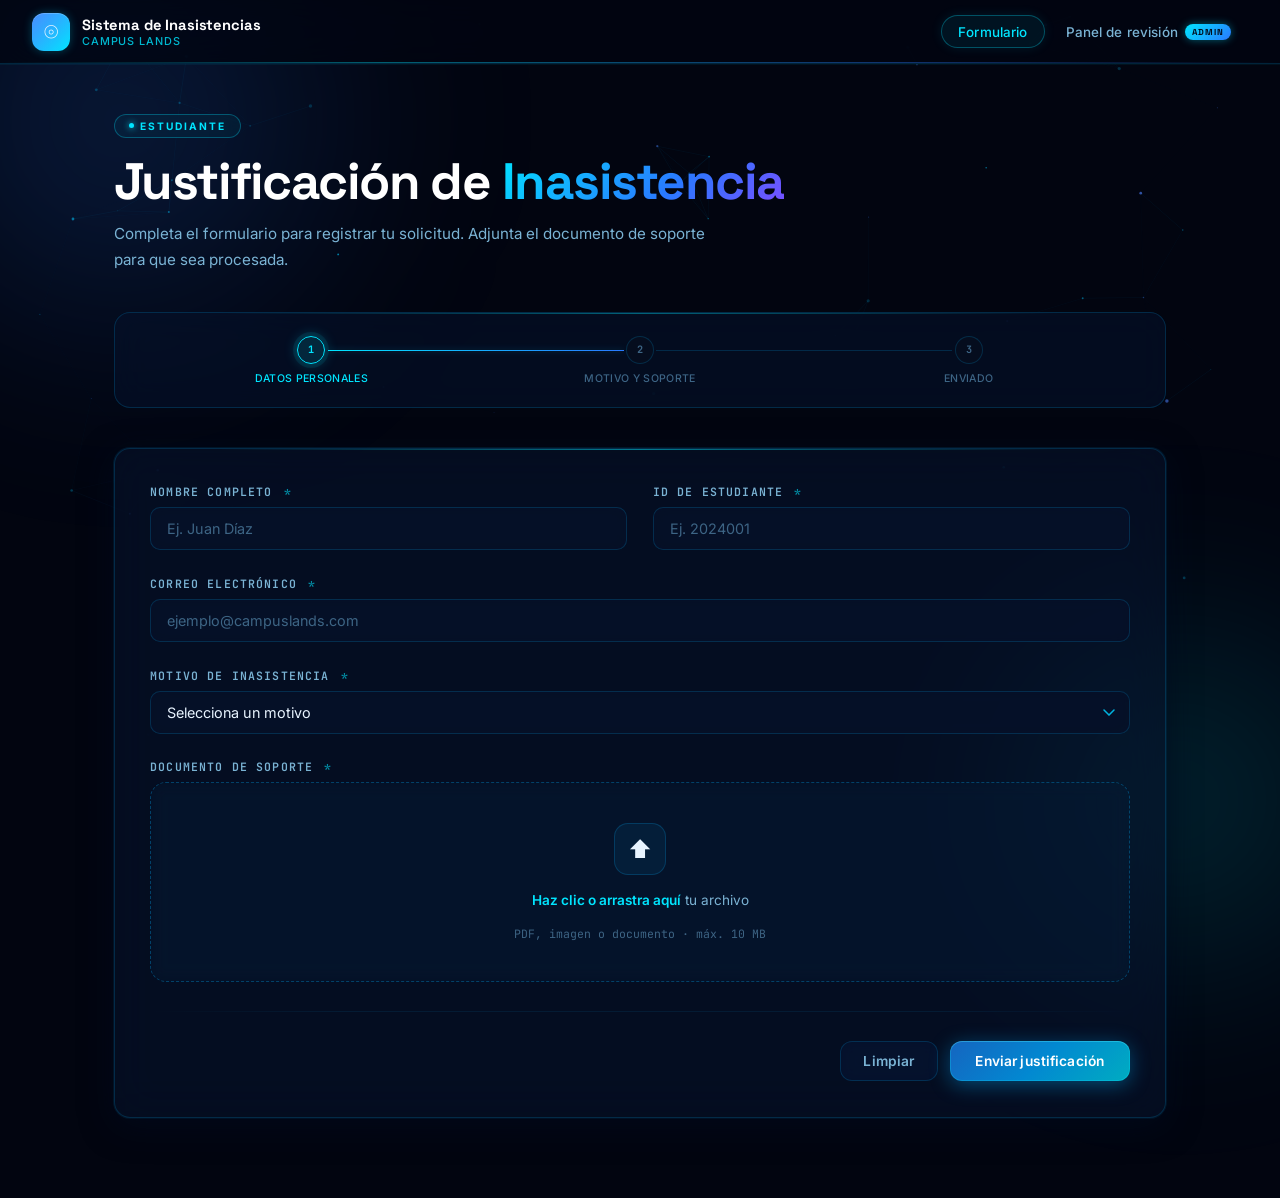
<file: index.html>
<!DOCTYPE html>
<html lang="es">
<head>
  <meta charset="UTF-8">
  <meta name="viewport" content="width=device-width, initial-scale=1.0">
  <title>Justificación de Inasistencia — CampusLands</title>
  <link rel="preconnect" href="https://fonts.googleapis.com">
  <link rel="preconnect" href="https://fonts.gstatic.com" crossorigin>
  <link rel="stylesheet" href="https://fonts.googleapis.com/css2?family=Inter:wght@300;400;500;600;700;800;900&family=Space+Grotesk:wght@400;500;600;700&family=JetBrains+Mono:wght@400;500&display=swap">
  <link rel="stylesheet" href="css/main.css">
  <link rel="stylesheet" href="css/formulario.css">
</head>
<body>

  <!-- Fondo cósmico animado -->
  <canvas id="cosmos-canvas"></canvas>

  <!-- ── Navbar ──────────────────────────────────────────────── -->
  <nav class="navbar">
    <a class="navbar-brand" href="index.html">
      <div class="brand-icon">⦾</div>
      <div>
        <div class="brand-text">Sistema de Inasistencias</div>
        <div class="brand-sub">Campus Lands</div>
      </div>
    </a>
    <ul class="navbar-nav">
      <li>
        <a href="index.html" class="active">Formulario</a>
      </li>
      <li>
        <a href="prueba_pagina_pendientes.html">
          Panel de revisión
          <span class="nav-badge">ADMIN</span>
        </a>
      </li>
    </ul>
  </nav>

  <!-- ── Contenido ────────────────────────────────────────────── -->
  <main class="page-wrapper">

    <div class="page-header">
      <span class="tag">Estudiante</span>
      <h1>Justificación de <em>Inasistencia</em></h1>
      <p>Completa el formulario para registrar tu solicitud. Adjunta el documento de soporte para que sea procesada.</p>
    </div>

    <!-- Indicador de pasos -->
    <div class="steps">
      <div class="step active">
        <div class="step-dot">1</div>
        <span class="step-label">Datos personales</span>
      </div>
      <div class="step">
        <div class="step-dot">2</div>
        <span class="step-label">Motivo y soporte</span>
      </div>
      <div class="step">
        <div class="step-dot">3</div>
        <span class="step-label">Enviado</span>
      </div>
    </div>

    <!-- Card del formulario -->
    <div class="card">
      <form id="formulario">

        <div class="form-grid">

          <!-- Nombre -->
          <div class="form-group">
            <label class="form-label" for="nombre">
              Nombre completo <span class="req">*</span>
            </label>
            <input
              class="form-input"
              type="text"
              id="nombre"
              name="nombre"
              placeholder="Ej. Juan Díaz"
              required
            >
          </div>

          <!-- ID -->
          <div class="form-group">
            <label class="form-label" for="id">
              ID de estudiante <span class="req">*</span>
            </label>
            <input
              class="form-input"
              type="text"
              id="id"
              name="id"
              placeholder="Ej. 2024001"
              required
            >
          </div>

          <!-- Correo -->
          <div class="form-group full">
            <label class="form-label" for="correo">
              Correo electrónico <span class="req">*</span>
            </label>
            <input
              class="form-input"
              type="email"
              id="correo"
              name="correo"
              placeholder="ejemplo@campuslands.com"
              required
            >
          </div>

          <!-- Motivo -->
          <div class="form-group full">
            <label class="form-label" for="motivo">
              Motivo de inasistencia <span class="req">*</span>
            </label>
            <select class="form-select" id="motivo" name="motivo" required>
              <option value="">Selecciona un motivo</option>
              <option value="enfermedad">Enfermedad</option>
              <option value="problema_familiar">Problema familiar</option>
              <option value="cita_medica">Cita médica</option>
              <option value="otro">Otro</option>
            </select>
          </div>

          <!-- Archivo -->
          <div class="form-group full">
            <label class="form-label">
              Documento de soporte <span class="req">*</span>
            </label>
            <div class="file-upload-area" id="drop-area">
              <input type="file" id="archivo" name="archivo" required accept=".pdf,.jpg,.jpeg,.png,.doc,.docx">
              <div class="file-upload-icon">⬆️</div>
              <div class="file-upload-text">
                <strong>Haz clic o arrastra aquí</strong> tu archivo
              </div>
              <div class="file-upload-hint">PDF, imagen o documento &middot; máx. 10 MB</div>
            </div>
            <span class="file-name" id="file-name"></span>
          </div>

        </div><!-- /form-grid -->

        <div class="divider"></div>

        <div class="form-actions">
          <button type="button" class="btn btn-outline" id="btn-limpiar">
            Limpiar
          </button>
          <button type="submit" class="btn btn-primary btn-submit" id="btn-enviar">
            <div class="spinner" id="spinner"></div>
            <span class="btn-text">Enviar justificación</span>
          </button>
        </div>

      </form>
    </div><!-- /card -->

  </main>

  <!-- Toast container -->
  <div id="toast"></div>

  <script src="js/utils.js"></script>
  <script src="js/formulario.js"></script>
</body>
</html>
</file>
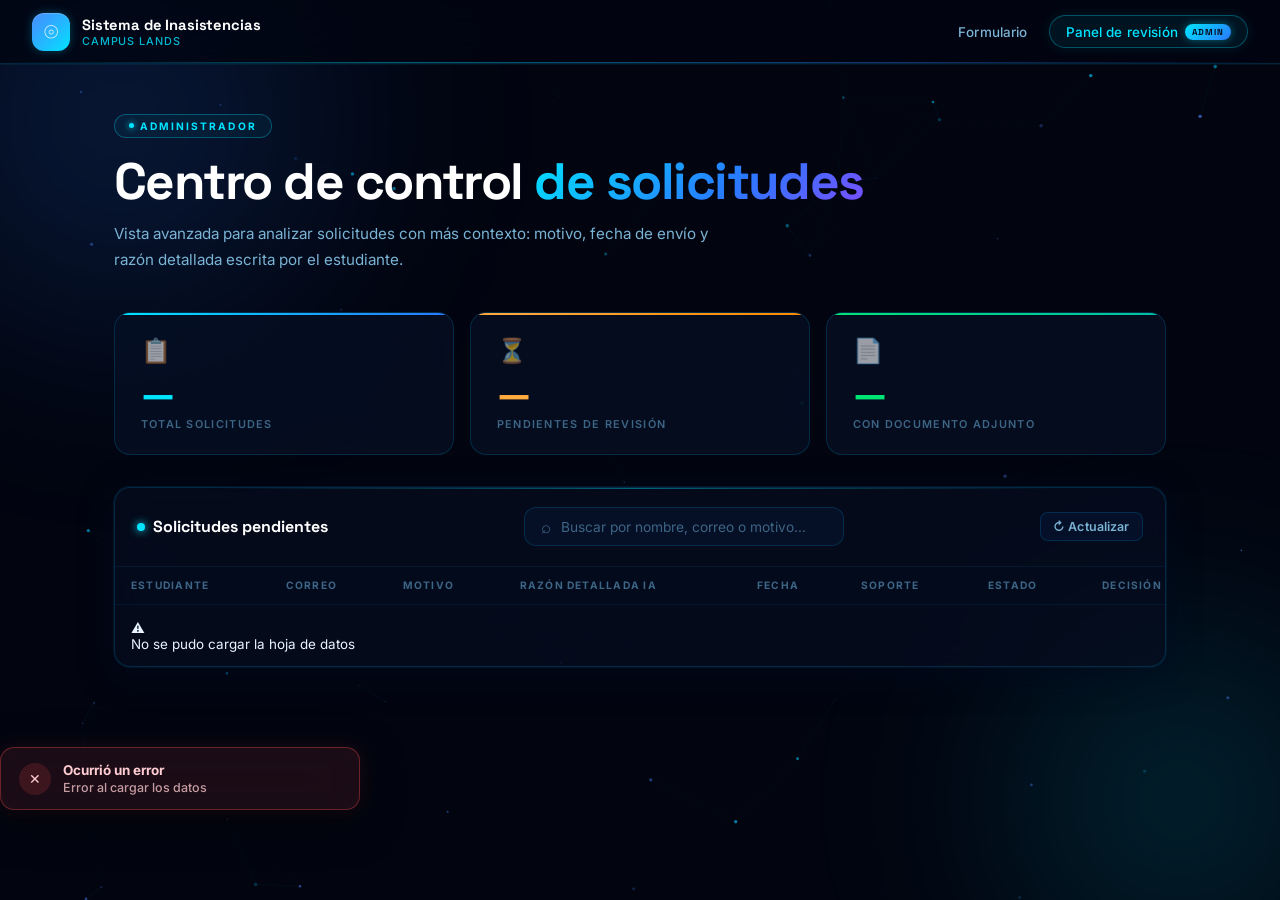
<file: prueba_pagina_pendientes.html>
<!DOCTYPE html>
<html lang="es">
<head>
  <meta charset="UTF-8">
  <meta name="viewport" content="width=device-width, initial-scale=1.0">
  <title>Panel de Revisión — Solicitudes Pendientes</title>
  <link rel="preconnect" href="https://fonts.googleapis.com">
  <link rel="preconnect" href="https://fonts.gstatic.com" crossorigin>
  <link rel="stylesheet" href="https://fonts.googleapis.com/css2?family=Inter:wght@300;400;500;600;700;800;900&family=Space+Grotesk:wght@400;500;600;700&family=JetBrains+Mono:wght@400;500&display=swap">
  <link rel="stylesheet" href="css/main.css">
  <link rel="stylesheet" href="css/pendientes.css">
</head>
<body>

  <!-- Fondo cósmico animado -->
  <canvas id="cosmos-canvas"></canvas>

  <!-- ── Navbar ─────────────────────────────────────────── -->
  <nav class="navbar">
    <a class="navbar-brand" href="index.html">
      <div class="brand-icon">⦾</div>
      <div>
        <div class="brand-text">Sistema de Inasistencias</div>
        <div class="brand-sub">Campus Lands</div>
      </div>
    </a>
    <ul class="navbar-nav">
      <li><a href="index.html">Formulario</a></li>
      <li>
        <a href="prueba_pagina_pendientes.html" class="active">
          Panel de revisión
          <span class="nav-badge">ADMIN</span>
        </a>
      </li>
    </ul>
  </nav>

  <!-- ── Contenido ────────────────────────────────────────── -->
  <main class="page-wrapper">
    <div class="page-header">
      <span class="tag">Administrador</span>
      <h1>Centro de control <em>de solicitudes</em></h1>
      <p>Vista avanzada para analizar solicitudes con más contexto: motivo, fecha de envío y razón detallada escrita por el estudiante.</p>
    </div>

    <!-- Stats -->
    <div class="stats-row">
      <div class="stat-card accent">
        <div class="stat-icon">📋</div>
        <div class="stat-value" id="stat-total">—</div>
        <div class="stat-label">Total solicitudes</div>
      </div>
      <div class="stat-card warning">
        <div class="stat-icon">⏳</div>
        <div class="stat-value" id="stat-pendientes">—</div>
        <div class="stat-label">Pendientes de revisión</div>
      </div>
      <div class="stat-card success">
        <div class="stat-icon">📄</div>
        <div class="stat-value" id="stat-files">—</div>
        <div class="stat-label">Con documento adjunto</div>
      </div>
    </div>

    <!-- Tabla -->
    <div class="table-wrapper">
      <div class="table-header">
        <span class="table-title">Solicitudes pendientes</span>
        <div class="table-search">
          <span class="search-icon">⌕</span>
          <input type="text" id="search-input" placeholder="Buscar por nombre, correo o motivo…">
        </div>
        <button class="btn btn-outline btn-refresh btn-sm" id="btn-refresh">
          ↻ Actualizar
        </button>
      </div>

      <div class="table-scroll">
        <table class="data-table">
          <thead>
            <tr>
              <th>Estudiante</th>
              <th>Correo</th>
              <th>Motivo</th>
              <th>Razón detallada IA</th>
              <th>Fecha</th>
              <th>Soporte</th>
              <th>Estado</th>
              <th>Decisión</th>
            </tr>
          </thead>
          <tbody id="tabla-body">
            <tr>
              <td colspan="8" class="table-loading">
                <div class="loader"></div>
                Cargando solicitudes…
              </td>
            </tr>
          </tbody>
        </table>
      </div>
    </div>
  </main>

  <!-- Toast container -->
  <div id="toast"></div>

  <script src="js/utils.js"></script>
  <script src="js/pendientes.js"></script>
</body>
</html>
</file>
<file: css/main.css>
@import url('https://fonts.googleapis.com/css2?family=Inter:wght@300;400;500;600;700;800;900&family=Space+Grotesk:wght@400;500;600;700&family=JetBrains+Mono:wght@400;500&display=swap');

/* ================================================================
   CAMPUSLANDS — SISTEMA DE INASISTENCIAS
   UI THEME: QUANTUM DARK — Glassmorphism · Neon · Futurista
   Versión 3.0 — ALI Design System
================================================================= */

:root {
  /* ── Colores base ── */
  --bg-void:        #020510;
  --bg-deep:        #050d1e;
  --bg-layer:       #071428;
  --bg-glass:       rgba(8, 20, 45, 0.55);
  --bg-glass-hover: rgba(10, 26, 58, 0.72);
  --bg-input:       rgba(6, 17, 40, 0.85);

  /* ── Neon palette ── */
  --neon-cyan:     #00e5ff;
  --neon-blue:     #2979ff;
  --neon-purple:   #7c4dff;
  --neon-teal:     #1de9b6;
  --neon-soft:     rgba(0, 229, 255, 0.15);
  --neon-glow:     0 0 20px rgba(0, 229, 255, 0.35),
                   0 0 60px rgba(0, 229, 255, 0.12);
  --neon-glow-sm:  0 0 10px rgba(0, 229, 255, 0.28);

  /* ── Texto ── */
  --text-primary:  #e8f4ff;
  --text-secondary: #7ab3d4;
  --text-muted:    #3d6585;
  --text-bright:   #ffffff;

  /* ── Bordes ── */
  --border:        rgba(0, 180, 255, 0.18);
  --border-hover:  rgba(0, 229, 255, 0.42);
  --border-active: rgba(0, 229, 255, 0.75);
  --line:          rgba(0, 150, 220, 0.1);

  /* ── Status ── */
  --success:  #00e676;
  --warning:  #ffab40;
  --danger:   #ff5252;
  --info:     var(--neon-cyan);

  /* ── Radios y transiciones ── */
  --radius:    16px;
  --radius-sm: 10px;
  --radius-xs: 7px;
  --transition: 240ms cubic-bezier(0.4, 0, 0.2, 1);
  --transition-slow: 480ms cubic-bezier(0.4, 0, 0.2, 1);

  /* ── Sombras ── */
  --shadow-card: 0 8px 32px rgba(0, 10, 30, 0.7),
                 0 0 0 1px rgba(0, 180, 255, 0.12);
  --shadow-lg:   0 24px 64px rgba(0, 10, 30, 0.9);
}

/* ── Reset ─────────────────────────────────────────────────── */
*, *::before, *::after { box-sizing: border-box; margin: 0; padding: 0; }
html { scroll-behavior: smooth; font-size: 16px; }

/* ── Body con fondo cósmico animado ───────────────────────── */
body {
  font-family: 'Inter', sans-serif;
  color: var(--text-primary);
  background-color: var(--bg-void);
  min-height: 100vh;
  overflow-x: hidden;
  position: relative;
}

/* Canvas de partículas — fondo */
#cosmos-canvas {
  position: fixed;
  inset: 0;
  z-index: 0;
  pointer-events: none;
}

/* Orbes de luz animados */
body::before,
body::after {
  content: '';
  position: fixed;
  border-radius: 50%;
  filter: blur(90px);
  z-index: 0;
  pointer-events: none;
  animation: orbFloat 18s ease-in-out infinite;
}
body::before {
  width: 600px; height: 600px;
  top: -180px; left: -180px;
  background: radial-gradient(circle, rgba(41, 121, 255, 0.22) 0%, transparent 70%);
}
body::after {
  width: 500px; height: 500px;
  bottom: -150px; right: -150px;
  background: radial-gradient(circle, rgba(0, 229, 255, 0.18) 0%, transparent 70%);
  animation-delay: -9s;
}

@keyframes orbFloat {
  0%, 100% { transform: translate(0, 0) scale(1); }
  33%       { transform: translate(30px, -40px) scale(1.08); }
  66%       { transform: translate(-20px, 20px) scale(0.95); }
}

/* ── Navbar ─────────────────────────────────────────────────── */
.navbar {
  position: sticky;
  top: 0;
  z-index: 100;
  display: flex;
  justify-content: space-between;
  align-items: center;
  padding: 0 2rem;
  height: 64px;
  background: rgba(2, 5, 16, 0.82);
  backdrop-filter: blur(24px) saturate(1.6);
  -webkit-backdrop-filter: blur(24px) saturate(1.6);
  border-bottom: 1px solid var(--border);
  box-shadow: 0 1px 0 rgba(0,229,255,0.06);
}

/* Línea neon inferior del navbar */
.navbar::after {
  content: '';
  position: absolute;
  bottom: 0; left: 0; right: 0;
  height: 1px;
  background: linear-gradient(90deg,
    transparent 0%,
    var(--neon-cyan) 30%,
    var(--neon-blue) 70%,
    transparent 100%);
  opacity: 0.4;
}

.navbar-brand {
  display: flex;
  align-items: center;
  gap: 12px;
  text-decoration: none;
  color: var(--text-primary);
  user-select: none;
}

.brand-icon {
  width: 38px;
  height: 38px;
  border-radius: 12px;
  display: grid;
  place-items: center;
  background: linear-gradient(135deg, var(--neon-blue), var(--neon-cyan));
  box-shadow: var(--neon-glow-sm), inset 0 1px 0 rgba(255,255,255,0.2);
  font-size: 1.1rem;
  position: relative;
  overflow: hidden;
  transition: var(--transition);
}
.brand-icon::after {
  content: '';
  position: absolute;
  inset: 0;
  background: linear-gradient(135deg, rgba(255,255,255,0.15), transparent);
  border-radius: inherit;
}
.brand-icon:hover { transform: scale(1.08); box-shadow: var(--neon-glow); }

.brand-text {
  font-family: 'Space Grotesk', sans-serif;
  font-weight: 700;
  font-size: 0.92rem;
  color: var(--text-bright);
  letter-spacing: -0.01em;
}
.brand-sub {
  font-size: 0.68rem;
  color: var(--neon-cyan);
  font-weight: 500;
  letter-spacing: 0.08em;
  text-transform: uppercase;
  opacity: 0.8;
}

.navbar-nav {
  list-style: none;
  display: flex;
  gap: 4px;
  align-items: center;
}

.navbar-nav a {
  text-decoration: none;
  color: var(--text-secondary);
  padding: 0.45rem 1rem;
  border-radius: 999px;
  border: 1px solid transparent;
  transition: var(--transition);
  font-size: 0.84rem;
  font-weight: 500;
  display: flex;
  align-items: center;
  gap: 7px;
  position: relative;
  letter-spacing: 0.01em;
}
.navbar-nav a:hover {
  color: var(--text-primary);
  border-color: var(--border);
  background: rgba(0, 180, 255, 0.08);
}
.navbar-nav a.active {
  color: var(--neon-cyan);
  border-color: rgba(0, 229, 255, 0.3);
  background: rgba(0, 229, 255, 0.07);
  box-shadow: 0 0 12px rgba(0, 229, 255, 0.1);
}

.nav-badge {
  font-family: 'Space Grotesk', sans-serif;
  font-size: 0.54rem;
  font-weight: 700;
  letter-spacing: 0.12em;
  padding: 2px 7px;
  border-radius: 999px;
  background: linear-gradient(135deg, var(--neon-cyan), var(--neon-blue));
  color: #020e1f;
  text-transform: uppercase;
  box-shadow: 0 0 8px rgba(0, 229, 255, 0.4);
}

/* ── Page wrapper ───────────────────────────────────────────── */
.page-wrapper {
  position: relative;
  z-index: 1;
  max-width: 1100px;
  margin: 0 auto;
  padding: 3rem 1.5rem 5rem;
}

/* ── Page header ────────────────────────────────────────────── */
.page-header {
  margin-bottom: 2.5rem;
}

.page-header .tag {
  display: inline-flex;
  align-items: center;
  gap: 6px;
  margin-bottom: 16px;
  font-size: 0.64rem;
  font-weight: 700;
  letter-spacing: 0.2em;
  text-transform: uppercase;
  color: var(--neon-cyan);
  padding: 5px 14px;
  border: 1px solid rgba(0, 229, 255, 0.3);
  border-radius: 999px;
  background: rgba(0, 229, 255, 0.05);
  backdrop-filter: blur(8px);
}
.page-header .tag::before {
  content: '';
  width: 5px;
  height: 5px;
  border-radius: 50%;
  background: var(--neon-cyan);
  box-shadow: 0 0 6px var(--neon-cyan);
  animation: pulse-dot 2s ease-in-out infinite;
}
@keyframes pulse-dot {
  0%, 100% { opacity: 1; transform: scale(1); }
  50%       { opacity: 0.4; transform: scale(0.7); }
}

.page-header h1 {
  font-family: 'Space Grotesk', sans-serif;
  font-size: clamp(2rem, 4.5vw, 3.2rem);
  font-weight: 800;
  line-height: 1.08;
  margin-bottom: 12px;
  color: var(--text-bright);
  letter-spacing: -0.03em;
}
.page-header h1 em {
  font-style: normal;
  background: linear-gradient(135deg, var(--neon-cyan) 0%, var(--neon-blue) 60%, var(--neon-purple) 100%);
  -webkit-background-clip: text;
  -webkit-text-fill-color: transparent;
  background-clip: text;
}
.page-header p {
  color: var(--text-secondary);
  max-width: 600px;
  line-height: 1.7;
  font-size: 0.95rem;
}

/* ── Card glassmorphism ─────────────────────────────────────── */
.card {
  background: var(--bg-glass);
  border: 1px solid var(--border);
  border-radius: var(--radius);
  box-shadow: var(--shadow-card);
  backdrop-filter: blur(20px) saturate(1.4);
  -webkit-backdrop-filter: blur(20px) saturate(1.4);
  padding: 2.2rem;
  position: relative;
  overflow: hidden;
  transition: var(--transition);
}
/* Borde superior neon sutil */
.card::before {
  content: '';
  position: absolute;
  top: 0; left: 10%; right: 10%;
  height: 1px;
  background: linear-gradient(90deg, transparent, var(--neon-cyan), transparent);
  opacity: 0.5;
}

/* ── Botones ────────────────────────────────────────────────── */
.btn {
  display: inline-flex;
  align-items: center;
  justify-content: center;
  gap: 8px;
  border: 1px solid transparent;
  border-radius: 12px;
  padding: 0.7rem 1.4rem;
  font-family: 'Inter', sans-serif;
  font-size: 0.86rem;
  font-weight: 600;
  cursor: pointer;
  transition: var(--transition);
  letter-spacing: 0.01em;
  position: relative;
  overflow: hidden;
  text-decoration: none;
}
.btn::after {
  content: '';
  position: absolute;
  inset: 0;
  background: rgba(255,255,255,0);
  transition: background var(--transition);
}
.btn:hover::after { background: rgba(255,255,255,0.04); }
.btn:active { transform: scale(0.97); }

.btn-primary {
  background: linear-gradient(135deg, #1565c0 0%, #0288d1 50%, #00acc1 100%);
  color: #ffffff;
  border: none;
  box-shadow:
    0 4px 20px rgba(0, 150, 220, 0.45),
    0 0 0 1px rgba(0, 229, 255, 0.25) inset,
    0 1px 0 rgba(255,255,255,0.15) inset;
}
.btn-primary:hover {
  transform: translateY(-2px) scale(1.01);
  box-shadow:
    0 8px 28px rgba(0, 180, 255, 0.55),
    0 0 0 1px rgba(0, 229, 255, 0.4) inset;
  filter: brightness(1.08);
}
.btn-primary:active { transform: translateY(0) scale(0.98); }

.btn-outline {
  background: rgba(6, 20, 50, 0.6);
  color: var(--text-secondary);
  border-color: var(--border);
  backdrop-filter: blur(8px);
}
.btn-outline:hover {
  color: var(--text-primary);
  border-color: var(--border-hover);
  background: rgba(0, 180, 255, 0.08);
  box-shadow: 0 0 12px rgba(0, 229, 255, 0.1);
}

.btn-danger {
  background: rgba(255, 82, 82, 0.12);
  color: var(--danger);
  border-color: rgba(255, 82, 82, 0.3);
}
.btn-danger:hover {
  background: rgba(255, 82, 82, 0.2);
  border-color: var(--danger);
  box-shadow: 0 0 16px rgba(255, 82, 82, 0.25);
}

.btn-success {
  background: rgba(0, 230, 118, 0.1);
  color: var(--success);
  border-color: rgba(0, 230, 118, 0.3);
}
.btn-success:hover {
  background: rgba(0, 230, 118, 0.18);
  border-color: var(--success);
  box-shadow: 0 0 16px rgba(0, 230, 118, 0.25);
}

.btn-sm {
  padding: 0.38rem 0.75rem;
  font-size: 0.78rem;
  border-radius: 8px;
  gap: 5px;
}

/* ── Divider ────────────────────────────────────────────────── */
.divider {
  height: 1px;
  background: linear-gradient(90deg, transparent, var(--line) 20%, var(--line) 80%, transparent);
  margin: 1.8rem 0;
}

/* ── Toast notification ─────────────────────────────────────── */
.toast {
  position: fixed;
  bottom: 2rem;
  right: 2rem;
  z-index: 9999;
  display: flex;
  flex-direction: column;
  gap: 10px;
  pointer-events: none;
}
.toast-item {
  display: flex;
  align-items: center;
  gap: 12px;
  padding: 14px 18px;
  border-radius: 14px;
  font-size: 0.86rem;
  font-weight: 500;
  backdrop-filter: blur(24px);
  -webkit-backdrop-filter: blur(24px);
  border: 1px solid;
  min-width: 280px;
  max-width: 360px;
  box-shadow: 0 12px 40px rgba(0,0,0,0.5);
  pointer-events: all;
  animation: toastIn 0.4s cubic-bezier(0.34, 1.56, 0.64, 1) forwards;
}
.toast-item.out { animation: toastOut 0.3s ease-in forwards; }

.toast-item.success {
  background: rgba(0, 230, 118, 0.1);
  border-color: rgba(0, 230, 118, 0.35);
  color: #b9f6ca;
  box-shadow: 0 12px 40px rgba(0,0,0,0.5), 0 0 20px rgba(0, 230, 118, 0.12);
}
.toast-item.error {
  background: rgba(255, 82, 82, 0.1);
  border-color: rgba(255, 82, 82, 0.35);
  color: #ffcdd2;
  box-shadow: 0 12px 40px rgba(0,0,0,0.5), 0 0 20px rgba(255, 82, 82, 0.12);
}
.toast-item.info {
  background: rgba(0, 180, 255, 0.1);
  border-color: rgba(0, 180, 255, 0.35);
  color: #b3e5fc;
  box-shadow: 0 12px 40px rgba(0,0,0,0.5), 0 0 20px rgba(0, 180, 255, 0.12);
}

.toast-icon {
  font-size: 1.2rem;
  flex-shrink: 0;
  width: 32px;
  height: 32px;
  border-radius: 50%;
  display: grid;
  place-items: center;
  font-size: 0.9rem;
}
.toast-item.success .toast-icon { background: rgba(0, 230, 118, 0.15); }
.toast-item.error   .toast-icon { background: rgba(255, 82, 82, 0.15); }
.toast-item.info    .toast-icon { background: rgba(0, 180, 255, 0.15); }

.toast-content .toast-title { font-weight: 700; font-size: 0.84rem; }
.toast-content .toast-msg   { font-size: 0.78rem; opacity: 0.75; margin-top: 2px; }

@keyframes toastIn {
  from { opacity: 0; transform: translateX(60px) scale(0.9); }
  to   { opacity: 1; transform: translateX(0) scale(1); }
}
@keyframes toastOut {
  to { opacity: 0; transform: translateX(60px) scale(0.85); }
}

/* ── Loader spinner ─────────────────────────────────────────── */
.spinner {
  width: 16px; height: 16px;
  border: 2px solid rgba(255,255,255,0.25);
  border-top-color: #fff;
  border-radius: 50%;
  animation: spin 0.7s linear infinite;
  display: none;
}
@keyframes spin { to { transform: rotate(360deg); } }

/* ── Scrollbar custom ───────────────────────────────────────── */
::-webkit-scrollbar { width: 6px; height: 6px; }
::-webkit-scrollbar-track { background: var(--bg-void); }
::-webkit-scrollbar-thumb {
  background: rgba(0, 180, 255, 0.25);
  border-radius: 999px;
}
::-webkit-scrollbar-thumb:hover { background: rgba(0, 229, 255, 0.45); }

/* ── Loader table ───────────────────────────────────────────── */
.table-loading {
  text-align: center;
  padding: 3rem !important;
  color: var(--text-secondary);
  font-size: 0.88rem;
}
.loader {
  width: 28px; height: 28px;
  border: 2px solid var(--border);
  border-top-color: var(--neon-cyan);
  border-radius: 50%;
  animation: spin 0.8s linear infinite;
  margin: 0 auto 12px;
}

/* ── Modal ──────────────────────────────────────────────────── */
.modal-overlay {
  position: fixed;
  inset: 0;
  background: rgba(2, 5, 16, 0.8);
  backdrop-filter: blur(8px);
  z-index: 500;
  display: flex;
  align-items: center;
  justify-content: center;
  padding: 1rem;
  animation: fadeIn 0.2s ease;
}
@keyframes fadeIn { from { opacity: 0; } to { opacity: 1; } }
.modal-box {
  background: rgba(6, 14, 32, 0.95);
  border: 1px solid var(--border-hover);
  border-radius: 20px;
  padding: 2rem;
  max-width: 420px;
  width: 100%;
  box-shadow: var(--shadow-lg), 0 0 40px rgba(0, 229, 255, 0.08);
  backdrop-filter: blur(24px);
  animation: modalIn 0.35s cubic-bezier(0.34, 1.56, 0.64, 1);
}
@keyframes modalIn {
  from { opacity: 0; transform: scale(0.88) translateY(16px); }
  to   { opacity: 1; transform: scale(1) translateY(0); }
}
.modal-icon {
  width: 56px; height: 56px;
  border-radius: 16px;
  display: grid;
  place-items: center;
  font-size: 1.6rem;
  margin: 0 auto 1.2rem;
  background: rgba(255, 82, 82, 0.1);
  border: 1px solid rgba(255, 82, 82, 0.25);
}
.modal-box h3 {
  text-align: center;
  font-family: 'Space Grotesk', sans-serif;
  font-size: 1.1rem;
  font-weight: 700;
  margin-bottom: 8px;
  color: var(--text-bright);
}
.modal-box p {
  text-align: center;
  color: var(--text-secondary);
  font-size: 0.88rem;
  line-height: 1.6;
  margin-bottom: 1.5rem;
}
.modal-actions {
  display: flex;
  gap: 10px;
  justify-content: center;
}

/* ── Responsive ─────────────────────────────────────────────── */
@media (max-width: 768px) {
  .navbar { padding: 0 1rem; }
  .page-wrapper { padding: 2rem 1rem 3rem; }
  .navbar-nav a span:not(.nav-badge) { display: none; }
  .card { padding: 1.4rem; }
  .toast { bottom: 1rem; right: 1rem; left: 1rem; }
  .toast-item { min-width: 0; max-width: 100%; }
}
@media (max-width: 480px) {
  .brand-sub { display: none; }
}
</file>
<file: css/formulario.css>
/* ================================================================
   FORMULARIO DE INASISTENCIA — ESTILOS ESPECÍFICOS
   UI THEME: QUANTUM DARK
================================================================= */

/* ── Step indicator ─────────────────────────────────────────── */
.steps {
  display: flex;
  align-items: flex-start;
  gap: 0;
  margin-bottom: 2.5rem;
  position: relative;
  padding: 1.4rem 2rem;
  background: rgba(6, 18, 42, 0.6);
  border: 1px solid var(--border);
  border-radius: var(--radius);
  backdrop-filter: blur(16px);
  overflow: hidden;
}
/* línea neon arriba */
.steps::before {
  content: '';
  position: absolute;
  top: 0; left: 10%; right: 10%;
  height: 1px;
  background: linear-gradient(90deg, transparent, rgba(0,229,255,0.4), transparent);
}

.step {
  flex: 1;
  display: flex;
  flex-direction: column;
  align-items: center;
  gap: 8px;
  position: relative;
  z-index: 1;
}

/* línea conectora */
.step:not(:last-child)::after {
  content: '';
  position: absolute;
  top: 14px;
  left: 55%;
  right: -45%;
  height: 1px;
  background: var(--border);
  z-index: 0;
  transition: background var(--transition-slow);
}
.step.active:not(:last-child)::after,
.step.done:not(:last-child)::after {
  background: linear-gradient(90deg, var(--neon-cyan) 0%, var(--neon-blue) 100%);
  box-shadow: 0 0 6px rgba(0,229,255,0.4);
}

.step-dot {
  width: 28px;
  height: 28px;
  border-radius: 50%;
  border: 1px solid var(--border);
  background: var(--bg-deep);
  display: flex;
  align-items: center;
  justify-content: center;
  font-size: 0.64rem;
  font-weight: 700;
  font-family: 'JetBrains Mono', monospace;
  color: var(--text-muted);
  z-index: 1;
  position: relative;
  transition: all var(--transition);
}
.step.active .step-dot {
  border-color: var(--neon-cyan);
  background: rgba(0, 229, 255, 0.12);
  color: var(--neon-cyan);
  box-shadow: 0 0 0 4px rgba(0,229,255,0.08), 0 0 14px rgba(0,229,255,0.3);
}
.step.done .step-dot {
  border-color: var(--success);
  background: rgba(0, 230, 118, 0.12);
  color: var(--success);
  box-shadow: 0 0 14px rgba(0,230,118,0.25);
}

.step-label {
  font-size: 0.66rem;
  font-weight: 500;
  color: var(--text-muted);
  text-align: center;
  white-space: nowrap;
  letter-spacing: 0.03em;
  text-transform: uppercase;
  transition: color var(--transition);
}
.step.active .step-label { color: var(--neon-cyan); }
.step.done   .step-label { color: var(--success); }

/* ── Form grid ──────────────────────────────────────────────── */
.form-grid {
  display: grid;
  grid-template-columns: 1fr 1fr;
  gap: 1.6rem;
}
.form-grid .full { grid-column: 1 / -1; }

/* ── Form group ─────────────────────────────────────────────── */
.form-group {
  display: flex;
  flex-direction: column;
  gap: 8px;
  position: relative;
}

.form-label {
  font-size: 0.72rem;
  font-weight: 600;
  color: var(--text-secondary);
  text-transform: uppercase;
  letter-spacing: 0.1em;
  font-family: 'JetBrains Mono', monospace;
  transition: color var(--transition);
}
.form-group:focus-within .form-label {
  color: var(--neon-cyan);
}
.form-label .req {
  color: rgba(0, 229, 255, 0.6);
  margin-left: 3px;
}

/* ── Inputs ─────────────────────────────────────────────────── */
.form-input,
.form-select {
  background: var(--bg-input);
  border: 1px solid var(--border);
  border-radius: var(--radius-sm);
  color: var(--text-primary);
  font-family: 'Inter', sans-serif;
  font-size: 0.9rem;
  padding: 12px 16px;
  transition:
    border-color var(--transition),
    box-shadow var(--transition),
    background var(--transition);
  outline: none;
  width: 100%;
  backdrop-filter: blur(8px);
}
.form-input::placeholder { color: var(--text-muted); }

.form-input:hover:not(:focus),
.form-select:hover:not(:focus) {
  border-color: rgba(0, 180, 255, 0.35);
  background: rgba(6, 22, 52, 0.9);
}
.form-input:focus,
.form-select:focus {
  border-color: var(--neon-cyan);
  background: rgba(0, 229, 255, 0.04);
  box-shadow:
    0 0 0 3px rgba(0, 229, 255, 0.08),
    0 0 16px rgba(0, 229, 255, 0.12);
}

/* Input inválido */
.form-input.invalid,
.form-select.invalid {
  border-color: var(--danger);
  box-shadow: 0 0 0 3px rgba(255, 82, 82, 0.08);
}
.error-msg {
  font-size: 0.72rem;
  color: var(--danger);
  font-family: 'JetBrains Mono', monospace;
  margin-top: 2px;
  display: flex;
  align-items: center;
  gap: 5px;
}
.error-msg::before {
  content: '⚠';
  font-size: 0.7rem;
}

/* Select custom arrow */
.form-select {
  appearance: none;
  background-image: url("data:image/svg+xml,%3Csvg xmlns='http://www.w3.org/2000/svg' width='12' height='7' viewBox='0 0 12 7'%3E%3Cpath d='M1 1l5 5 5-5' stroke='%2300b4e0' stroke-width='1.5' fill='none' stroke-linecap='round'/%3E%3C/svg%3E");
  background-repeat: no-repeat;
  background-position: right 14px center;
  padding-right: 38px;
  cursor: pointer;
}
.form-select option {
  background: #071428;
  color: var(--text-primary);
}

/* ── File upload ────────────────────────────────────────────── */
.file-upload-area {
  position: relative;
  display: flex;
  flex-direction: column;
  align-items: center;
  justify-content: center;
  gap: 14px;
  padding: 2.5rem 2rem;
  border: 1px dashed rgba(0, 180, 255, 0.3);
  border-radius: var(--radius);
  cursor: pointer;
  transition: all var(--transition);
  text-align: center;
  background: rgba(0, 180, 255, 0.02);
  backdrop-filter: blur(8px);
  overflow: hidden;
}
.file-upload-area::before {
  content: '';
  position: absolute;
  inset: 0;
  background: radial-gradient(circle at center, rgba(0,229,255,0.04), transparent 70%);
  opacity: 0;
  transition: opacity var(--transition);
}
.file-upload-area:hover::before,
.file-upload-area.drag-over::before { opacity: 1; }

.file-upload-area:hover,
.file-upload-area.drag-over {
  border-color: var(--neon-cyan);
  background: rgba(0, 229, 255, 0.04);
  box-shadow: 0 0 20px rgba(0, 229, 255, 0.06), inset 0 0 20px rgba(0, 229, 255, 0.03);
}

.file-upload-area input[type="file"] {
  position: absolute;
  inset: 0;
  opacity: 0;
  cursor: pointer;
  width: 100%;
  height: 100%;
  z-index: 2;
}

.file-upload-icon {
  width: 52px;
  height: 52px;
  border-radius: 14px;
  display: grid;
  place-items: center;
  font-size: 1.5rem;
  background: rgba(0, 180, 255, 0.08);
  border: 1px solid rgba(0, 180, 255, 0.2);
  transition: all var(--transition);
}
.file-upload-area:hover .file-upload-icon {
  background: rgba(0, 229, 255, 0.12);
  border-color: rgba(0, 229, 255, 0.4);
  box-shadow: 0 0 16px rgba(0, 229, 255, 0.2);
  transform: translateY(-2px);
}

.file-upload-text {
  font-size: 0.85rem;
  color: var(--text-secondary);
  line-height: 1.7;
}
.file-upload-text strong {
  color: var(--neon-cyan);
  font-weight: 600;
}
.file-upload-hint {
  font-size: 0.72rem;
  color: var(--text-muted);
  font-family: 'JetBrains Mono', monospace;
}

.file-name {
  font-family: 'JetBrains Mono', monospace;
  font-size: 0.76rem;
  color: var(--success);
  margin-top: 4px;
  display: none;
  align-items: center;
  gap: 6px;
}
.file-name::before { content: '✓ '; }

/* ── Form actions ───────────────────────────────────────────── */
.form-actions {
  display: flex;
  justify-content: flex-end;
  gap: 12px;
  margin-top: 1.5rem;
}
.btn-submit { min-width: 180px; }

/* ── Responsive ─────────────────────────────────────────────── */
@media (max-width: 640px) {
  .form-grid { grid-template-columns: 1fr; }
  .form-actions { flex-direction: column-reverse; }
  .btn-submit { width: 100%; }
  .steps { display: none; }
}
</file>
<file: css/pendientes.css>
/* ================================================================
   PANEL DE REVISIÓN — SOLICITUDES PENDIENTES
   UI THEME: QUANTUM DARK
================================================================= */

/* ── Stats row ──────────────────────────────────────────────── */
.stats-row {
  display: grid;
  grid-template-columns: repeat(3, 1fr);
  gap: 1rem;
  margin-bottom: 2rem;
}

.stat-card {
  background: rgba(6, 16, 38, 0.7);
  border: 1px solid var(--border);
  border-radius: var(--radius);
  padding: 1.4rem 1.6rem;
  backdrop-filter: blur(16px);
  position: relative;
  overflow: hidden;
  transition: var(--transition);
}
.stat-card::after {
  content: '';
  position: absolute;
  top: 0; left: 0; right: 0;
  height: 2px;
  background: var(--border);
  transition: background var(--transition);
}
.stat-card:hover {
  border-color: var(--border-hover);
  transform: translateY(-2px);
  box-shadow: 0 8px 24px rgba(0,10,30,0.5);
}

.stat-card.accent::after  { background: linear-gradient(90deg, var(--neon-cyan), var(--neon-blue)); }
.stat-card.warning::after  { background: linear-gradient(90deg, var(--warning), #ff8a00); }
.stat-card.success::after  { background: linear-gradient(90deg, var(--success), #00bfa5); }

.stat-icon {
  font-size: 1.5rem;
  margin-bottom: 10px;
  opacity: 0.6;
}
.stat-value {
  font-family: 'Space Grotesk', sans-serif;
  font-size: 2.4rem;
  font-weight: 800;
  line-height: 1;
  margin-bottom: 4px;
  color: var(--text-bright);
  letter-spacing: -0.02em;
}
.stat-label {
  font-size: 0.68rem;
  font-weight: 600;
  color: var(--text-muted);
  text-transform: uppercase;
  letter-spacing: 0.12em;
}

.stat-card.accent  .stat-value { color: var(--neon-cyan); }
.stat-card.warning .stat-value { color: var(--warning); }
.stat-card.success .stat-value { color: var(--success); }

/* ── Table wrapper ──────────────────────────────────────────── */
.table-wrapper {
  background: rgba(6, 14, 32, 0.7);
  border: 1px solid var(--border);
  border-radius: var(--radius);
  overflow: hidden;
  backdrop-filter: blur(20px);
  box-shadow: var(--shadow-card);
  position: relative;
}
.table-wrapper::before {
  content: '';
  position: absolute;
  top: 0; left: 10%; right: 10%;
  height: 1px;
  background: linear-gradient(90deg, transparent, var(--neon-cyan), transparent);
  opacity: 0.4;
}

/* ── Table header bar ───────────────────────────────────────── */
.table-header {
  display: flex;
  gap: 1rem;
  align-items: center;
  justify-content: space-between;
  padding: 1.2rem 1.4rem;
  border-bottom: 1px solid var(--line);
  flex-wrap: wrap;
  gap: 12px;
}
.table-title {
  font-family: 'Space Grotesk', sans-serif;
  font-size: 1rem;
  font-weight: 700;
  color: var(--text-bright);
  display: flex;
  align-items: center;
  gap: 8px;
}
.table-title::before {
  content: '';
  display: inline-block;
  width: 8px;
  height: 8px;
  border-radius: 50%;
  background: var(--neon-cyan);
  box-shadow: 0 0 8px var(--neon-cyan);
  animation: pulse-dot 2s ease-in-out infinite;
}

.table-search {
  display: flex;
  align-items: center;
  gap: 10px;
  padding: 0.55rem 1rem;
  background: var(--bg-input);
  border: 1px solid var(--border);
  border-radius: 12px;
  flex: 1;
  max-width: 320px;
  transition: var(--transition);
}
.table-search:focus-within {
  border-color: var(--neon-cyan);
  box-shadow: 0 0 0 3px rgba(0,229,255,0.07), 0 0 12px rgba(0,229,255,0.1);
}
.table-search .search-icon {
  color: var(--text-muted);
  font-size: 1.05rem;
  flex-shrink: 0;
}
.table-search input {
  width: 100%;
  background: transparent;
  border: none;
  outline: none;
  color: var(--text-primary);
  font-family: 'Inter', sans-serif;
  font-size: 0.86rem;
}
.table-search input::placeholder { color: var(--text-muted); }

.btn-refresh {
  display: flex;
  align-items: center;
  gap: 6px;
  white-space: nowrap;
}

/* ── Table ──────────────────────────────────────────────────── */
.table-scroll { overflow-x: auto; }
.data-table {
  width: 100%;
  border-collapse: collapse;
  min-width: 1100px;
  font-size: 0.84rem;
}

th {
  padding: 0.8rem 1rem;
  text-align: left;
  font-size: 0.64rem;
  font-weight: 700;
  text-transform: uppercase;
  letter-spacing: 0.12em;
  color: var(--text-muted);
  border-bottom: 1px solid var(--line);
  background: rgba(0, 10, 30, 0.3);
  white-space: nowrap;
}
td {
  padding: 0.9rem 1rem;
  border-bottom: 1px solid var(--line);
  vertical-align: middle;
  color: var(--text-primary);
}

tr { transition: background var(--transition); }
tr:hover td {
  background: rgba(0, 180, 255, 0.04);
}
tr:last-child td { border-bottom: none; }
.row-decided td { opacity: 0.65; }

/* User cell */
.td-user { display: flex; gap: 10px; align-items: center; }
.avatar {
  width: 36px;
  height: 36px;
  border-radius: 10px;
  display: grid;
  place-items: center;
  font-family: 'Space Grotesk', sans-serif;
  font-weight: 700;
  font-size: 0.72rem;
  background: linear-gradient(135deg, rgba(41, 121, 255, 0.3), rgba(0, 229, 255, 0.3));
  border: 1px solid rgba(0, 180, 255, 0.25);
  color: var(--neon-cyan);
  flex-shrink: 0;
}
.user-name {
  font-weight: 600;
  font-size: 0.86rem;
  color: var(--text-bright);
  white-space: nowrap;
}
.user-id {
  font-family: 'JetBrains Mono', monospace;
  font-size: 0.68rem;
  color: var(--text-muted);
}

.correo-cell {
  font-size: 0.82rem;
  color: var(--text-secondary);
  white-space: nowrap;
}

/* Motivo pill */
.motivo-pill {
  display: inline-flex;
  align-items: center;
  gap: 5px;
  padding: 0.26rem 0.65rem;
  border-radius: 999px;
  background: rgba(0, 180, 255, 0.1);
  border: 1px solid rgba(0, 180, 255, 0.2);
  font-size: 0.74rem;
  font-weight: 500;
  color: #90caf9;
  white-space: nowrap;
}

.reason-col {
  max-width: 240px;
  color: var(--text-secondary);
  font-size: 0.8rem;
  line-height: 1.5;
}

/* Fecha */
.fecha-cell {
  font-family: 'JetBrains Mono', monospace;
  font-size: 0.76rem;
  color: var(--text-muted);
  white-space: nowrap;
}

/* File link */
.file-link {
  color: var(--neon-cyan);
  text-decoration: none;
  font-size: 0.8rem;
  display: inline-flex;
  align-items: center;
  gap: 4px;
  transition: var(--transition);
  padding: 3px 8px;
  border-radius: 6px;
  border: 1px solid transparent;
}
.file-link:hover {
  border-color: rgba(0, 229, 255, 0.3);
  background: rgba(0, 229, 255, 0.06);
  box-shadow: 0 0 8px rgba(0, 229, 255, 0.15);
}
.muted {
  color: var(--text-muted);
  font-size: 0.78rem;
  font-style: italic;
}

/* ── Badges de estado ───────────────────────────────────────── */
.badge {
  display: inline-flex;
  align-items: center;
  gap: 5px;
  font-size: 0.66rem;
  font-weight: 700;
  padding: 0.26rem 0.65rem;
  border-radius: 999px;
  border: 1px solid;
  text-transform: uppercase;
  letter-spacing: 0.08em;
  white-space: nowrap;
}
.badge::before {
  content: '';
  width: 5px;
  height: 5px;
  border-radius: 50%;
  flex-shrink: 0;
}

.badge-pendiente {
  border-color: rgba(255, 171, 64, 0.4);
  color: #ffcc80;
  background: rgba(255, 171, 64, 0.08);
}
.badge-pendiente::before {
  background: var(--warning);
  box-shadow: 0 0 5px var(--warning);
  animation: pulse-dot 2s ease-in-out infinite;
}

.badge-valida {
  border-color: rgba(0, 230, 118, 0.4);
  color: #a5d6a7;
  background: rgba(0, 230, 118, 0.07);
}
.badge-valida::before {
  background: var(--success);
  box-shadow: 0 0 5px var(--success);
}

.badge-invalida {
  border-color: rgba(255, 82, 82, 0.4);
  color: #ef9a9a;
  background: rgba(255, 82, 82, 0.07);
}
.badge-invalida::before {
  background: var(--danger);
  box-shadow: 0 0 5px var(--danger);
}

/* ── Botones de acción ──────────────────────────────────────── */
.acciones-group {
  display: flex;
  gap: 6px;
  align-items: center;
}

.btn-decision {
  border: 1px solid var(--border);
  background: rgba(8, 22, 52, 0.7);
  color: var(--text-secondary);
  border-radius: 9px;
  padding: 0.4rem 0.7rem;
  font-size: 0.74rem;
  font-weight: 600;
  cursor: pointer;
  font-family: 'Inter', sans-serif;
  transition: var(--transition);
  display: flex;
  align-items: center;
  gap: 5px;
  white-space: nowrap;
}
.btn-decision:hover {
  transform: translateY(-1px);
  color: var(--text-primary);
}

.btn-valida {
  border-color: rgba(0, 230, 118, 0.35);
  color: #81c784;
}
.btn-valida:hover {
  background: rgba(0, 230, 118, 0.1);
  border-color: var(--success);
  color: var(--success);
  box-shadow: 0 0 12px rgba(0,230,118,0.2);
}

.btn-invalida {
  border-color: rgba(255, 82, 82, 0.35);
  color: #e57373;
}
.btn-invalida:hover {
  background: rgba(255, 82, 82, 0.1);
  border-color: var(--danger);
  color: var(--danger);
  box-shadow: 0 0 12px rgba(255,82,82,0.2);
}

.accion-label {
  font-size: 0.8rem;
  font-weight: 600;
  display: flex;
  align-items: center;
  gap: 5px;
}
.accion-aprobada { color: var(--success); }
.accion-rechazada { color: var(--danger); }

/* ── Empty state ────────────────────────────────────────────── */
.empty-state {
  display: flex;
  flex-direction: column;
  align-items: center;
  justify-content: center;
  padding: 4rem 2rem;
  text-align: center;
}
.empty-state .empty-icon {
  font-size: 2.5rem;
  margin-bottom: 1rem;
  opacity: 0.3;
  filter: grayscale(1);
}
.empty-state p {
  color: var(--text-muted);
  font-size: 0.9rem;
}

/* ── Paginación ─────────────────────────────────────────────── */
.pagination {
  display: flex;
  align-items: center;
  justify-content: center;
  gap: 6px;
  padding: 1.2rem;
  border-top: 1px solid var(--line);
}
.page-btn {
  width: 34px;
  height: 34px;
  border-radius: 9px;
  border: 1px solid var(--border);
  background: transparent;
  color: var(--text-secondary);
  font-size: 0.82rem;
  font-weight: 600;
  cursor: pointer;
  display: grid;
  place-items: center;
  transition: var(--transition);
  font-family: 'Inter', sans-serif;
}
.page-btn:hover {
  border-color: var(--border-hover);
  color: var(--text-primary);
  background: rgba(0,180,255,0.06);
}
.page-btn.active {
  border-color: var(--neon-cyan);
  background: rgba(0, 229, 255, 0.1);
  color: var(--neon-cyan);
  box-shadow: 0 0 12px rgba(0,229,255,0.15);
}

/* ── Responsive ─────────────────────────────────────────────── */
@media (max-width: 768px) {
  .stats-row { grid-template-columns: 1fr; }
  .table-header { flex-direction: column; align-items: stretch; }
  .table-search { max-width: 100%; }
  .stat-value { font-size: 1.8rem; }
}
</file>
